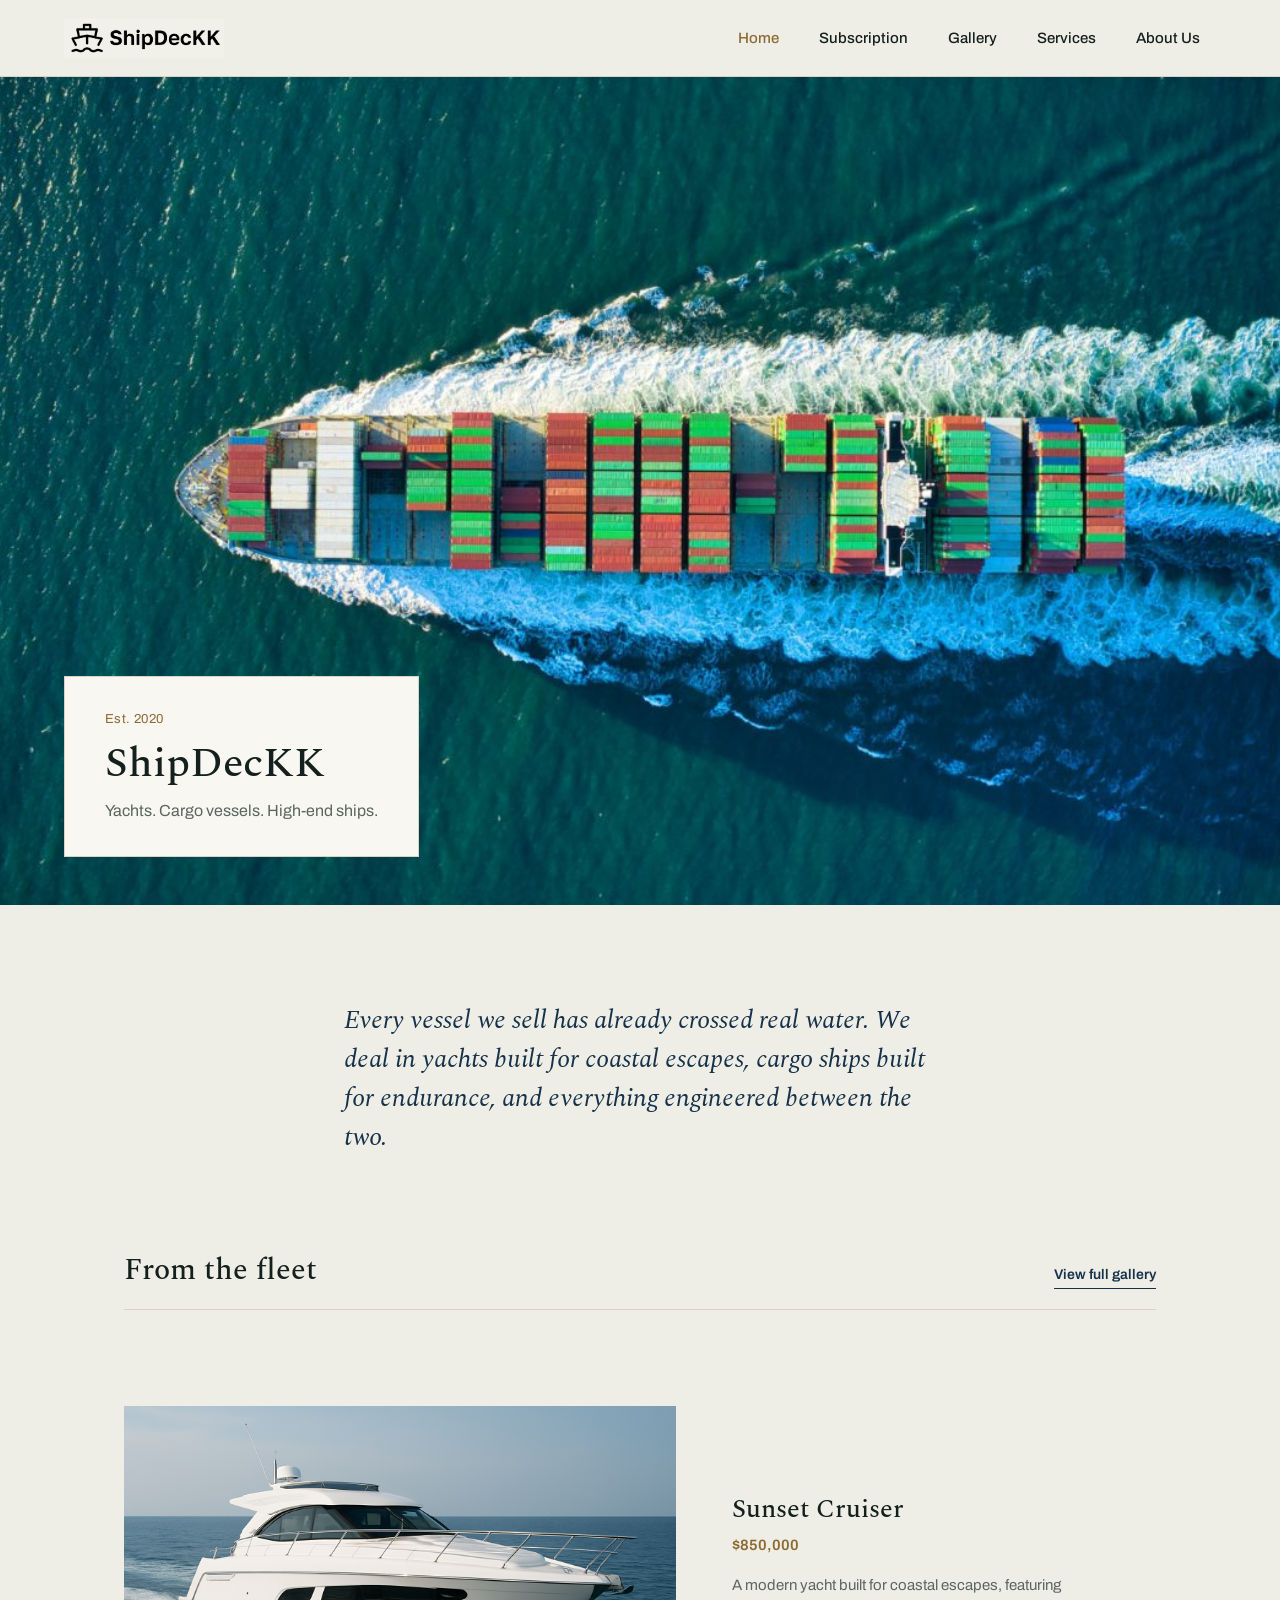
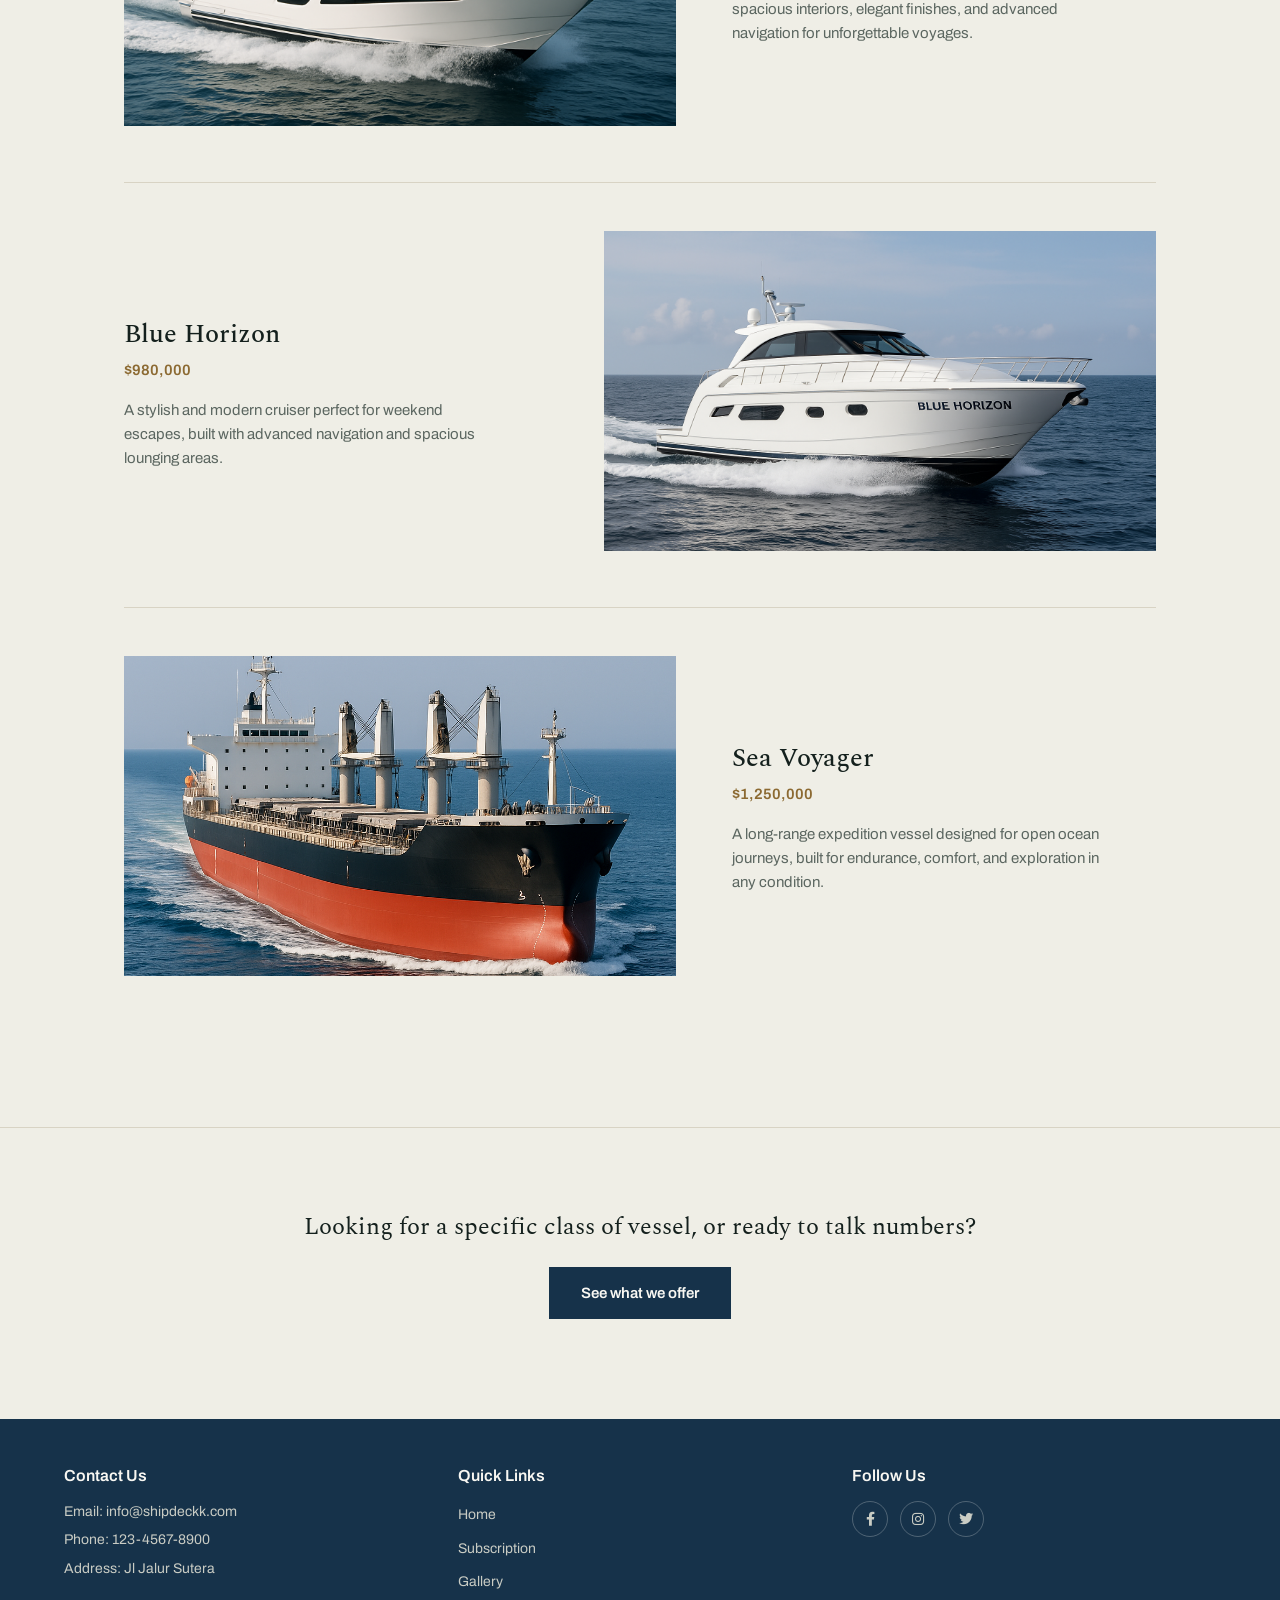
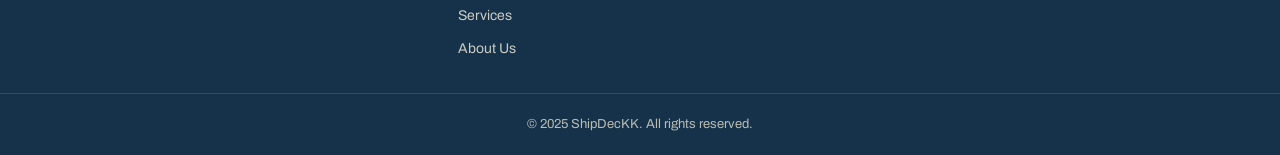
<file: index.html>
<!DOCTYPE html>
<html lang="en">
<head>
    <meta charset="UTF-8">
    <meta http-equiv="refresh" content="0; url=./page/index.html">
    <title>ShipDecKK</title>
</head>
<body>
    <a href="./page/index.html">Go to ShipDecKK</a>
</body>
</html>
</file>
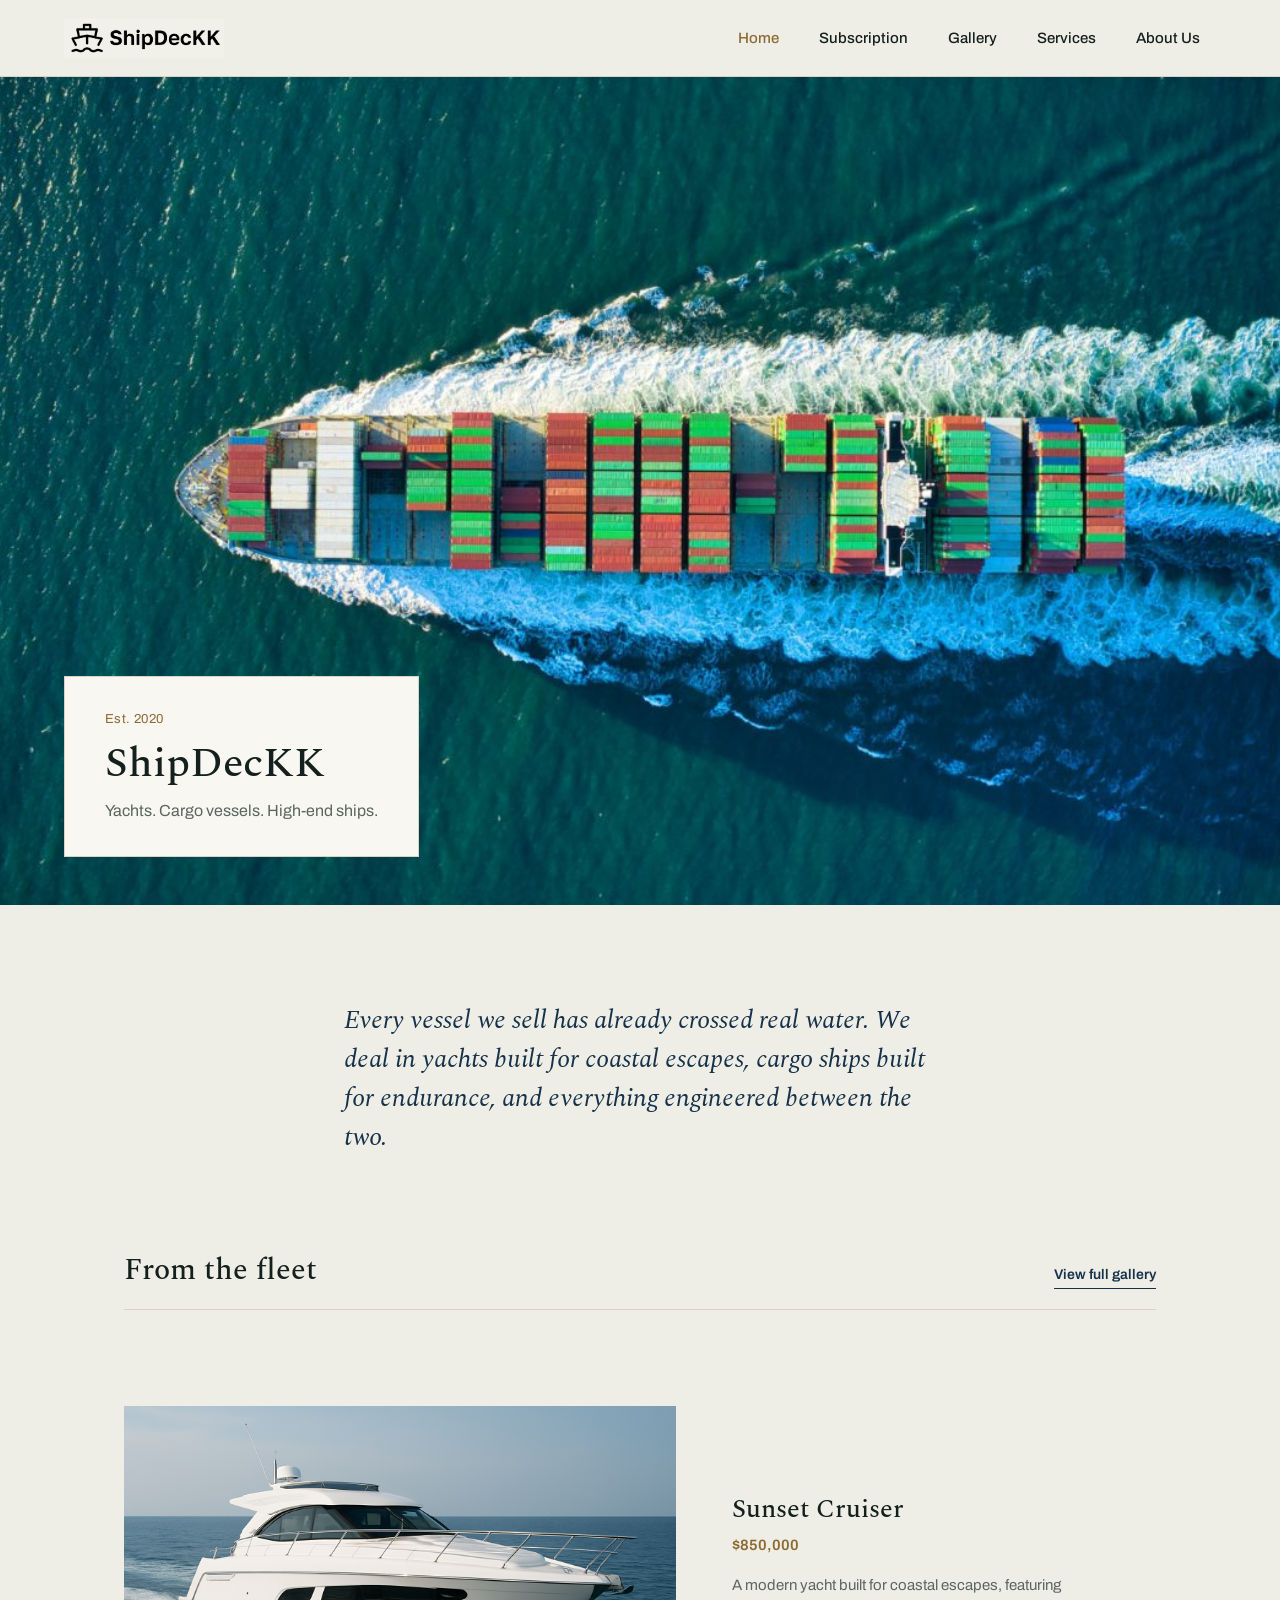
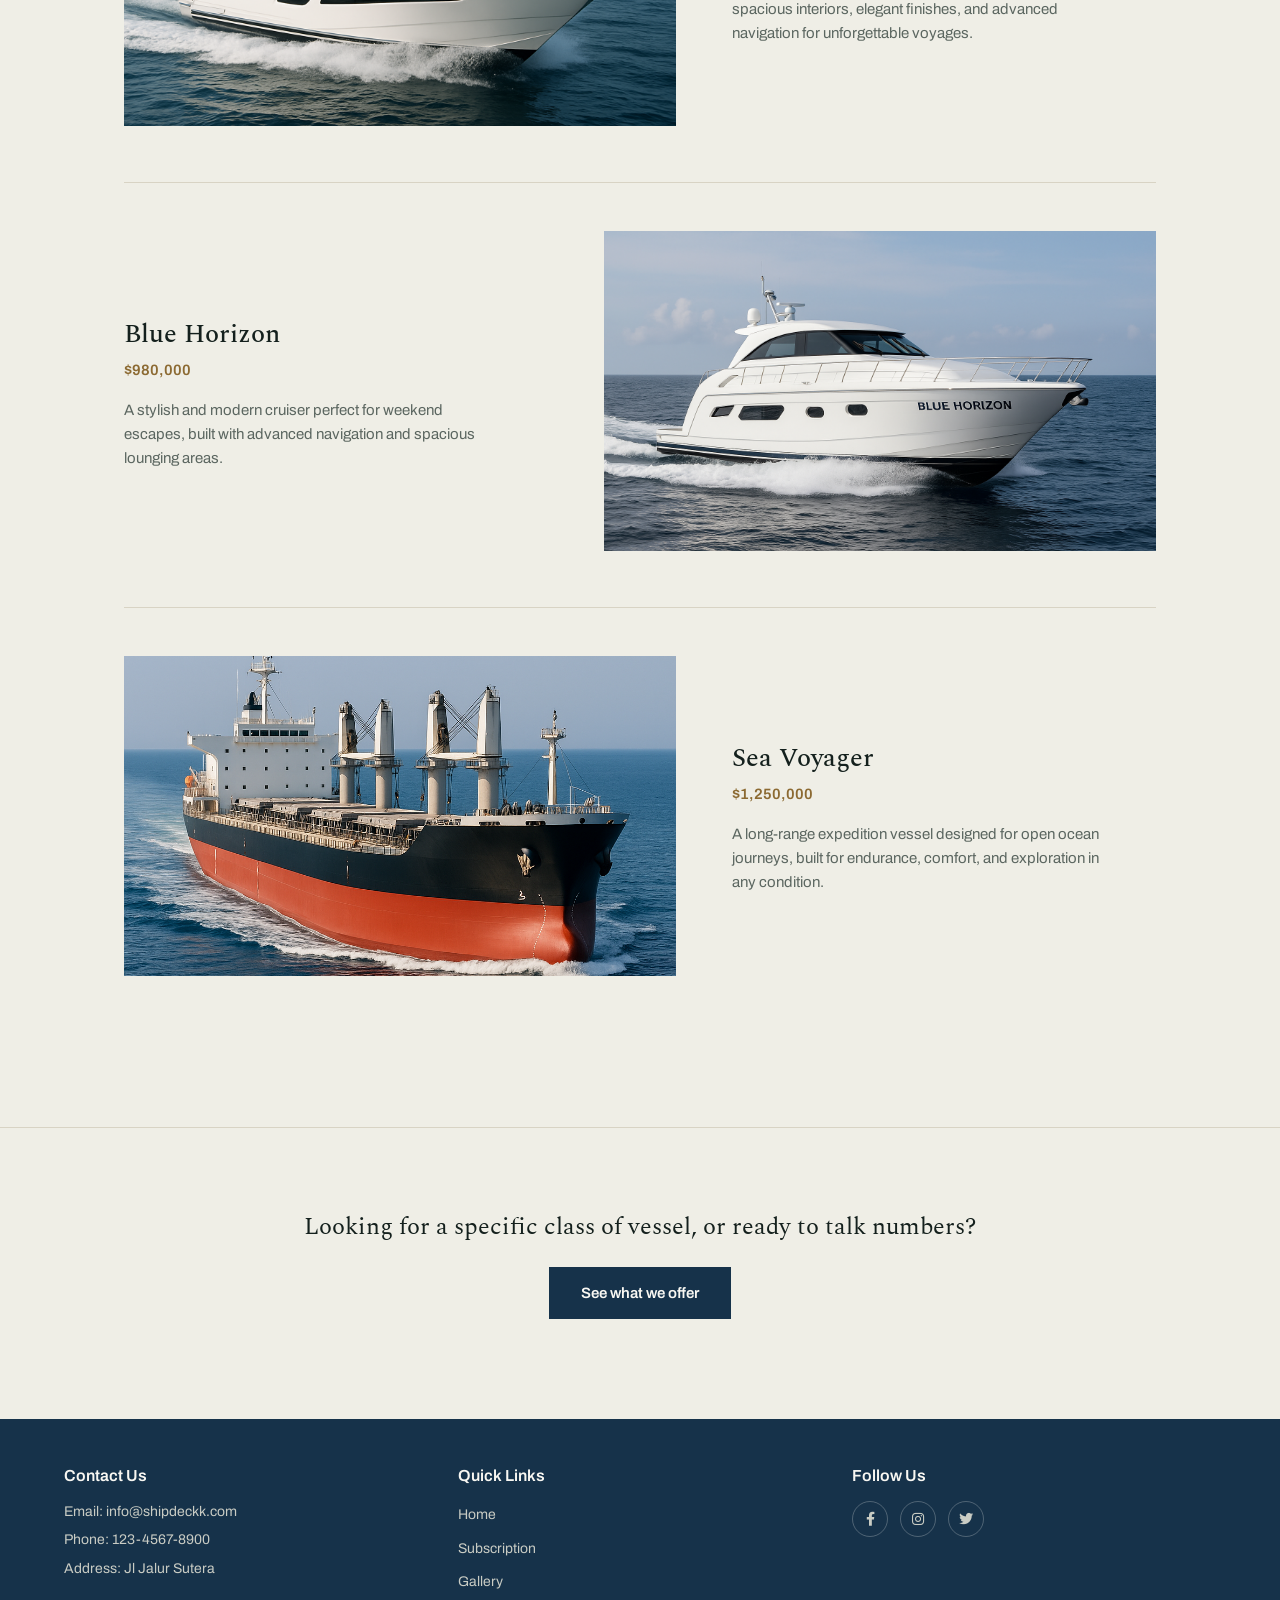
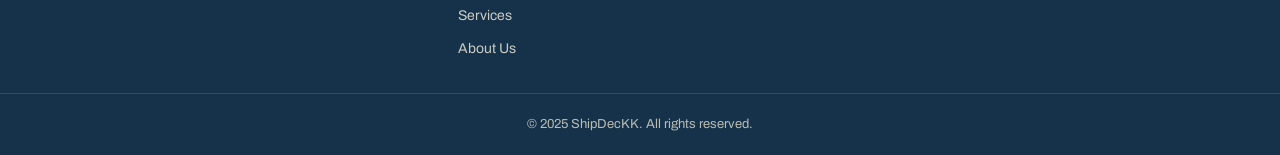
<file: page/index.html>
<!DOCTYPE html>
<html lang="en">
<head>
    <meta charset="UTF-8">
    <meta name="viewport" content="width=device-width, initial-scale=1.0">
    <title>ShipDecKK - Premier Dealer of Luxury Yachts</title>
    <link rel="preconnect" href="https://fonts.googleapis.com">
    <link href="https://fonts.googleapis.com/css2?family=Archivo:wght@400;500;600;700&family=Spectral:ital,wght@0,400;0,500;0,600;1,400&display=swap" rel="stylesheet">
    <link rel="stylesheet" href="./styles.css">
    <link rel="stylesheet" href="https://cdnjs.cloudflare.com/ajax/libs/font-awesome/6.0.0-beta3/css/all.min.css">
</head>
<body>
    <header class="site-header">
        <div class="navbar">
            <a href="./index.html" class="logo">
                <img src="../foto/shipdeckk-logo.png" alt="ShipDecKK Logo" class="logo-img">
            </a>

            <button class="menu-toggle" aria-label="Toggle Menu">☰</button>

            <ul class="nav-links">
                <li><a href="./index.html" class="active">Home</a></li>
                <li><a href="./subscription.html">Subscription</a></li>
                <li><a href="./gallery.html">Gallery</a></li>
                <li><a href="./services.html">Services</a></li>
                <li><a href="./about.html">About Us</a></li>
            </ul>
        </div>
    </header>

    <main>
        <section class="hero">
            <img src="../foto/halo1.jpg" alt="Cargo ship crossing open water" class="hero-img">
            <div class="hero-plaque">
                <span class="plaque-eyebrow">Est. 2020</span>
                <h1>ShipDecKK</h1>
                <p>Yachts. Cargo vessels. High-end ships.</p>
            </div>
        </section>

        <section class="intro">
            <p class="intro-lede">Every vessel we sell has already crossed real water. We deal in yachts built for coastal escapes, cargo ships built for endurance, and everything engineered between the two.</p>
        </section>

        <section class="fleet">
            <div class="fleet-heading">
                <h2>From the fleet</h2>
                <a href="./gallery.html" class="fleet-link">View full gallery</a>
            </div>

            <div class="fleet-entry">
                <div class="fleet-image">
                    <img src="../foto/kapalsatu.png" alt="Sunset Cruiser yacht">
                </div>
                <div class="fleet-info">
                    <h3>Sunset Cruiser</h3>
                    <p class="fleet-price">$850,000</p>
                    <p class="fleet-desc">A modern yacht built for coastal escapes, featuring spacious interiors, elegant finishes, and advanced navigation for unforgettable voyages.</p>
                </div>
            </div>

            <div class="fleet-entry reverse">
                <div class="fleet-image">
                    <img src="../foto/kapaltiga.png" alt="Blue Horizon yacht">
                </div>
                <div class="fleet-info">
                    <h3>Blue Horizon</h3>
                    <p class="fleet-price">$980,000</p>
                    <p class="fleet-desc">A stylish and modern cruiser perfect for weekend escapes, built with advanced navigation and spacious lounging areas.</p>
                </div>
            </div>

            <div class="fleet-entry">
                <div class="fleet-image">
                    <img src="../foto/kapalempat.png" alt="Sea Voyager expedition vessel">
                </div>
                <div class="fleet-info">
                    <h3>Sea Voyager</h3>
                    <p class="fleet-price">$1,250,000</p>
                    <p class="fleet-desc">A long-range expedition vessel designed for open ocean journeys, built for endurance, comfort, and exploration in any condition.</p>
                </div>
            </div>
        </section>

        <section class="cta">
            <p>Looking for a specific class of vessel, or ready to talk numbers?</p>
            <a href="./services.html" class="cta-link">See what we offer</a>
        </section>
    </main>

    <footer>
        <div class="footer-content">
            <div class="footer-section">
                <h3>Contact Us</h3>
                <p>Email: info@shipdeckk.com</p>
                <p>Phone: 123-4567-8900</p>
                <p>Address: Jl Jalur Sutera</p>
            </div>
            <div class="footer-section">
                <h3>Quick Links</h3>
                <ul>
                    <li><a href="./index.html">Home</a></li>
                    <li><a href="./subscription.html">Subscription</a></li>
                    <li><a href="./gallery.html">Gallery</a></li>
                    <li><a href="./services.html">Services</a></li>
                    <li><a href="./about.html">About Us</a></li>
                </ul>
            </div>
            <div class="footer-section">
                <h3>Follow Us</h3>
                <div class="social-links">
                    <a href="#" class="social-icon"><i class="fab fa-facebook-f"></i></a>
                    <a href="#" class="social-icon"><i class="fab fa-instagram"></i></a>
                    <a href="#" class="social-icon"><i class="fab fa-twitter"></i></a>
                </div>
            </div>
        </div>
        <div class="copyright">
            <p>&copy; 2025 ShipDecKK. All rights reserved.</p>
        </div>
    </footer>

    <script src="./script.js"></script>
</body>
</html>
</file>
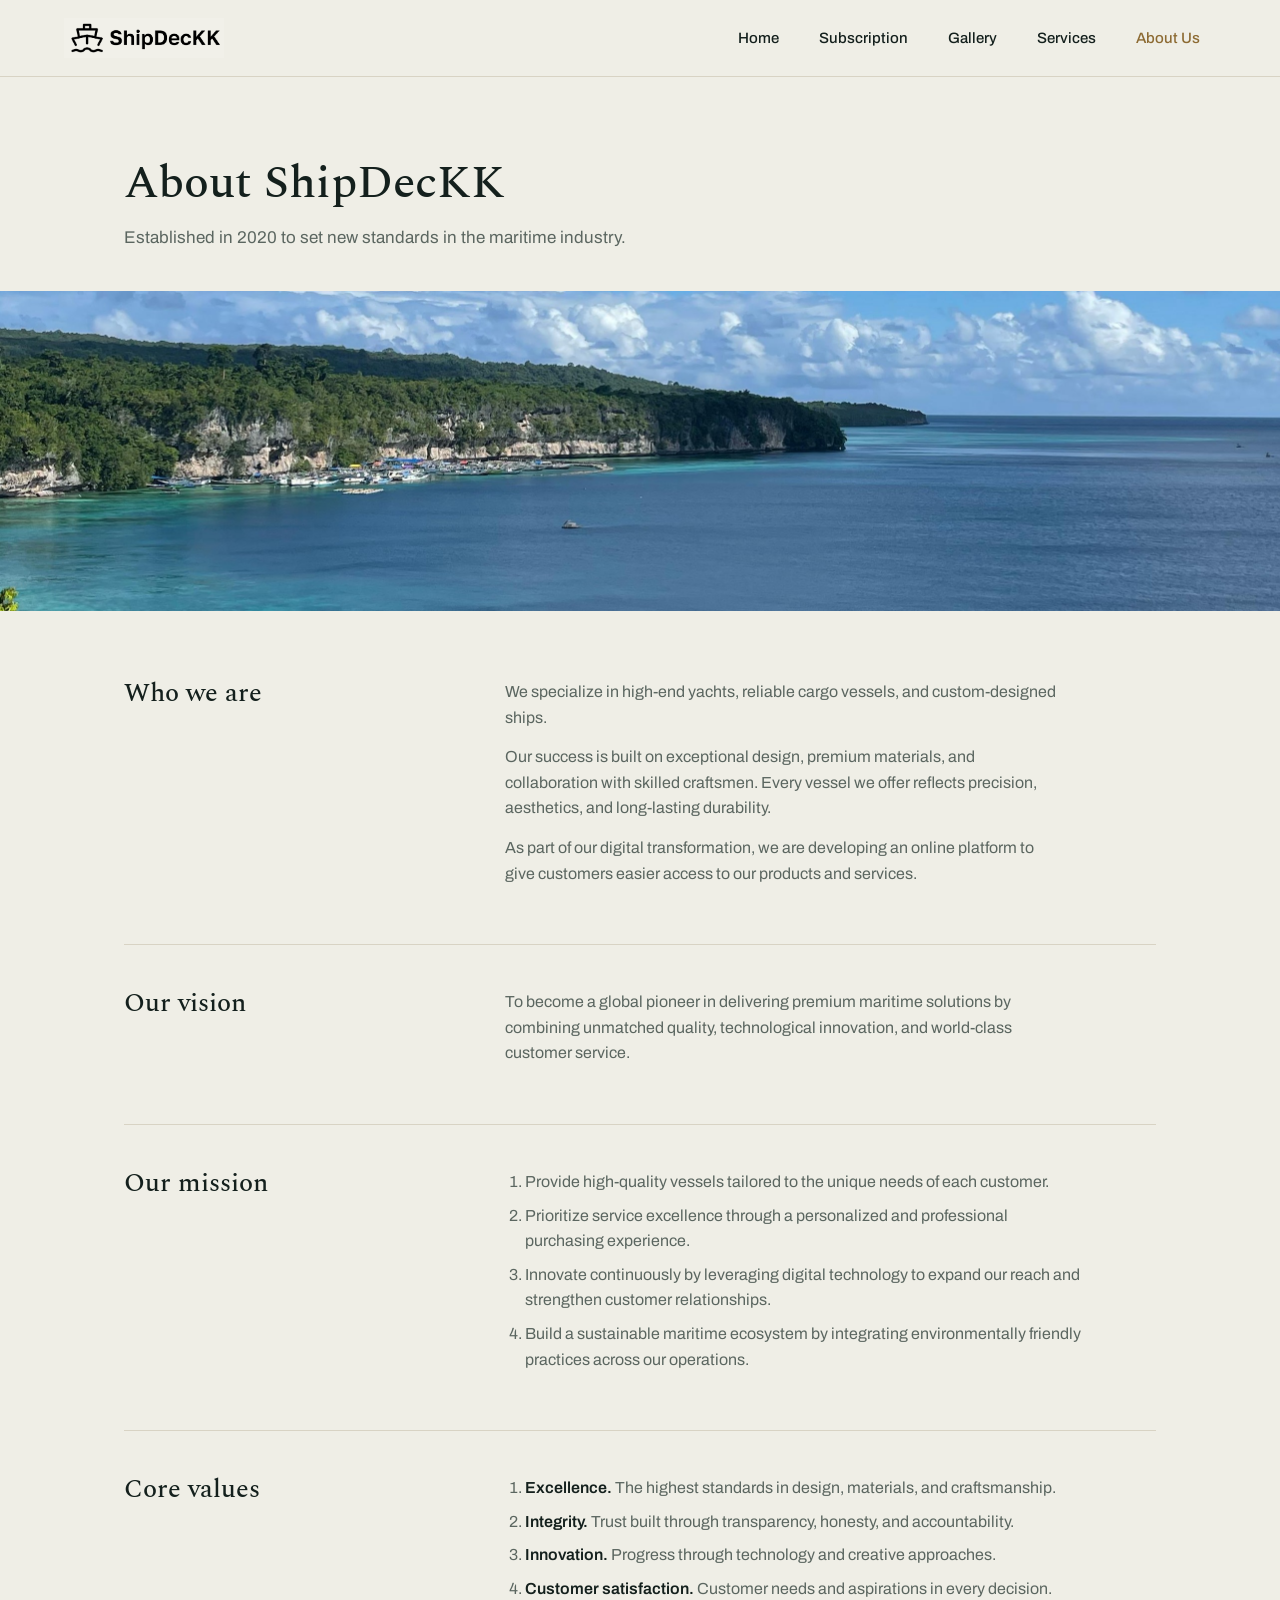
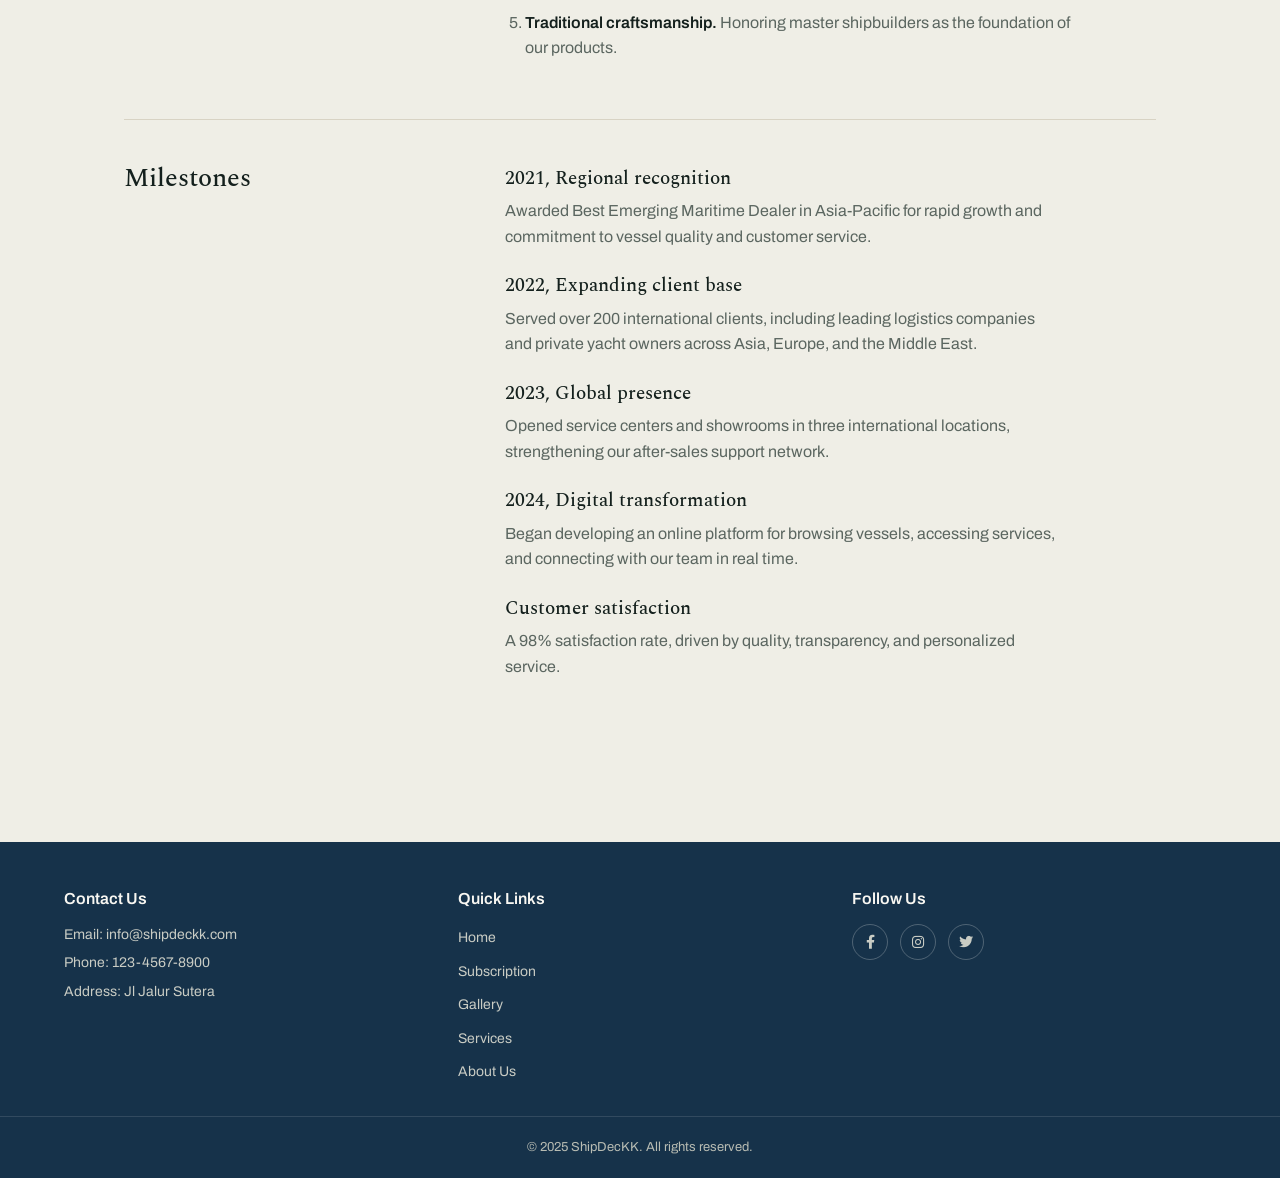
<file: page/about.html>
<!DOCTYPE html>
<html lang="en">
<head>
    <meta charset="UTF-8">
    <meta name="viewport" content="width=device-width, initial-scale=1.0">
    <title>About Us - ShipDecKK</title>
    <link rel="preconnect" href="https://fonts.googleapis.com">
    <link href="https://fonts.googleapis.com/css2?family=Archivo:wght@400;500;600;700&family=Spectral:ital,wght@0,400;0,500;0,600;1,400&display=swap" rel="stylesheet">
    <link rel="stylesheet" href="./styles.css">
    <link rel="stylesheet" href="https://cdnjs.cloudflare.com/ajax/libs/font-awesome/6.0.0-beta3/css/all.min.css">
</head>
<body>
    <header class="site-header">
        <div class="navbar">
            <a href="./index.html" class="logo">
                <img src="../foto/shipdeckk-logo.png" alt="ShipDecKK Logo" class="logo-img">
            </a>

            <button class="menu-toggle" aria-label="Toggle Menu">☰</button>

            <ul class="nav-links">
                <li><a href="./index.html">Home</a></li>
                <li><a href="./subscription.html">Subscription</a></li>
                <li><a href="./gallery.html">Gallery</a></li>
                <li><a href="./services.html">Services</a></li>
                <li><a href="./about.html" class="active">About Us</a></li>
            </ul>
        </div>
    </header>

    <main>
        <section class="page-head">
            <h1>About ShipDecKK</h1>
            <p>Established in 2020 to set new standards in the maritime industry.</p>
        </section>

        <div class="band">
            <img src="../foto/pppp.jpg" alt="Harbor and coastline at sunrise">
        </div>

        <section class="rows about-rows">
            <div class="row-item">
                <h3>Who we are</h3>
                <div class="row-body">
                    <p>We specialize in high-end yachts, reliable cargo vessels, and custom-designed ships.</p>
                    <p>Our success is built on exceptional design, premium materials, and collaboration with skilled craftsmen. Every vessel we offer reflects precision, aesthetics, and long-lasting durability.</p>
                    <p>As part of our digital transformation, we are developing an online platform to give customers easier access to our products and services.</p>
                </div>
            </div>
            <div class="row-item">
                <h3>Our vision</h3>
                <div class="row-body">
                    <p>To become a global pioneer in delivering premium maritime solutions by combining unmatched quality, technological innovation, and world-class customer service.</p>
                </div>
            </div>
            <div class="row-item">
                <h3>Our mission</h3>
                <div class="row-body">
                    <ol class="num-list">
                        <li>Provide high-quality vessels tailored to the unique needs of each customer.</li>
                        <li>Prioritize service excellence through a personalized and professional purchasing experience.</li>
                        <li>Innovate continuously by leveraging digital technology to expand our reach and strengthen customer relationships.</li>
                        <li>Build a sustainable maritime ecosystem by integrating environmentally friendly practices across our operations.</li>
                    </ol>
                </div>
            </div>
            <div class="row-item">
                <h3>Core values</h3>
                <div class="row-body">
                    <ol class="num-list">
                        <li><strong>Excellence.</strong> The highest standards in design, materials, and craftsmanship.</li>
                        <li><strong>Integrity.</strong> Trust built through transparency, honesty, and accountability.</li>
                        <li><strong>Innovation.</strong> Progress through technology and creative approaches.</li>
                        <li><strong>Customer satisfaction.</strong> Customer needs and aspirations in every decision.</li>
                        <li><strong>Traditional craftsmanship.</strong> Honoring master shipbuilders as the foundation of our products.</li>
                    </ol>
                </div>
            </div>
            <div class="row-item">
                <h3>Milestones</h3>
                <div class="row-body">
                    <div class="milestone">
                        <h4>2021, Regional recognition</h4>
                        <p>Awarded Best Emerging Maritime Dealer in Asia-Pacific for rapid growth and commitment to vessel quality and customer service.</p>
                    </div>
                    <div class="milestone">
                        <h4>2022, Expanding client base</h4>
                        <p>Served over 200 international clients, including leading logistics companies and private yacht owners across Asia, Europe, and the Middle East.</p>
                    </div>
                    <div class="milestone">
                        <h4>2023, Global presence</h4>
                        <p>Opened service centers and showrooms in three international locations, strengthening our after-sales support network.</p>
                    </div>
                    <div class="milestone">
                        <h4>2024, Digital transformation</h4>
                        <p>Began developing an online platform for browsing vessels, accessing services, and connecting with our team in real time.</p>
                    </div>
                    <div class="milestone">
                        <h4>Customer satisfaction</h4>
                        <p>A 98% satisfaction rate, driven by quality, transparency, and personalized service.</p>
                    </div>
                </div>
            </div>
        </section>
    </main>

    <footer>
        <div class="footer-content">
            <div class="footer-section">
                <h3>Contact Us</h3>
                <p>Email: info@shipdeckk.com</p>
                <p>Phone: 123-4567-8900</p>
                <p>Address: Jl Jalur Sutera</p>
            </div>
            <div class="footer-section">
                <h3>Quick Links</h3>
                <ul>
                    <li><a href="./index.html">Home</a></li>
                    <li><a href="./subscription.html">Subscription</a></li>
                    <li><a href="./gallery.html">Gallery</a></li>
                    <li><a href="./services.html">Services</a></li>
                    <li><a href="./about.html">About Us</a></li>
                </ul>
            </div>
            <div class="footer-section">
                <h3>Follow Us</h3>
                <div class="social-links">
                    <a href="#" class="social-icon"><i class="fab fa-facebook-f"></i></a>
                    <a href="#" class="social-icon"><i class="fab fa-instagram"></i></a>
                    <a href="#" class="social-icon"><i class="fab fa-twitter"></i></a>
                </div>
            </div>
        </div>
        <div class="copyright">
            <p>&copy; 2025 ShipDecKK. All rights reserved.</p>
        </div>
    </footer>

    <script src="./script.js"></script>
</body>
</html>
</file>
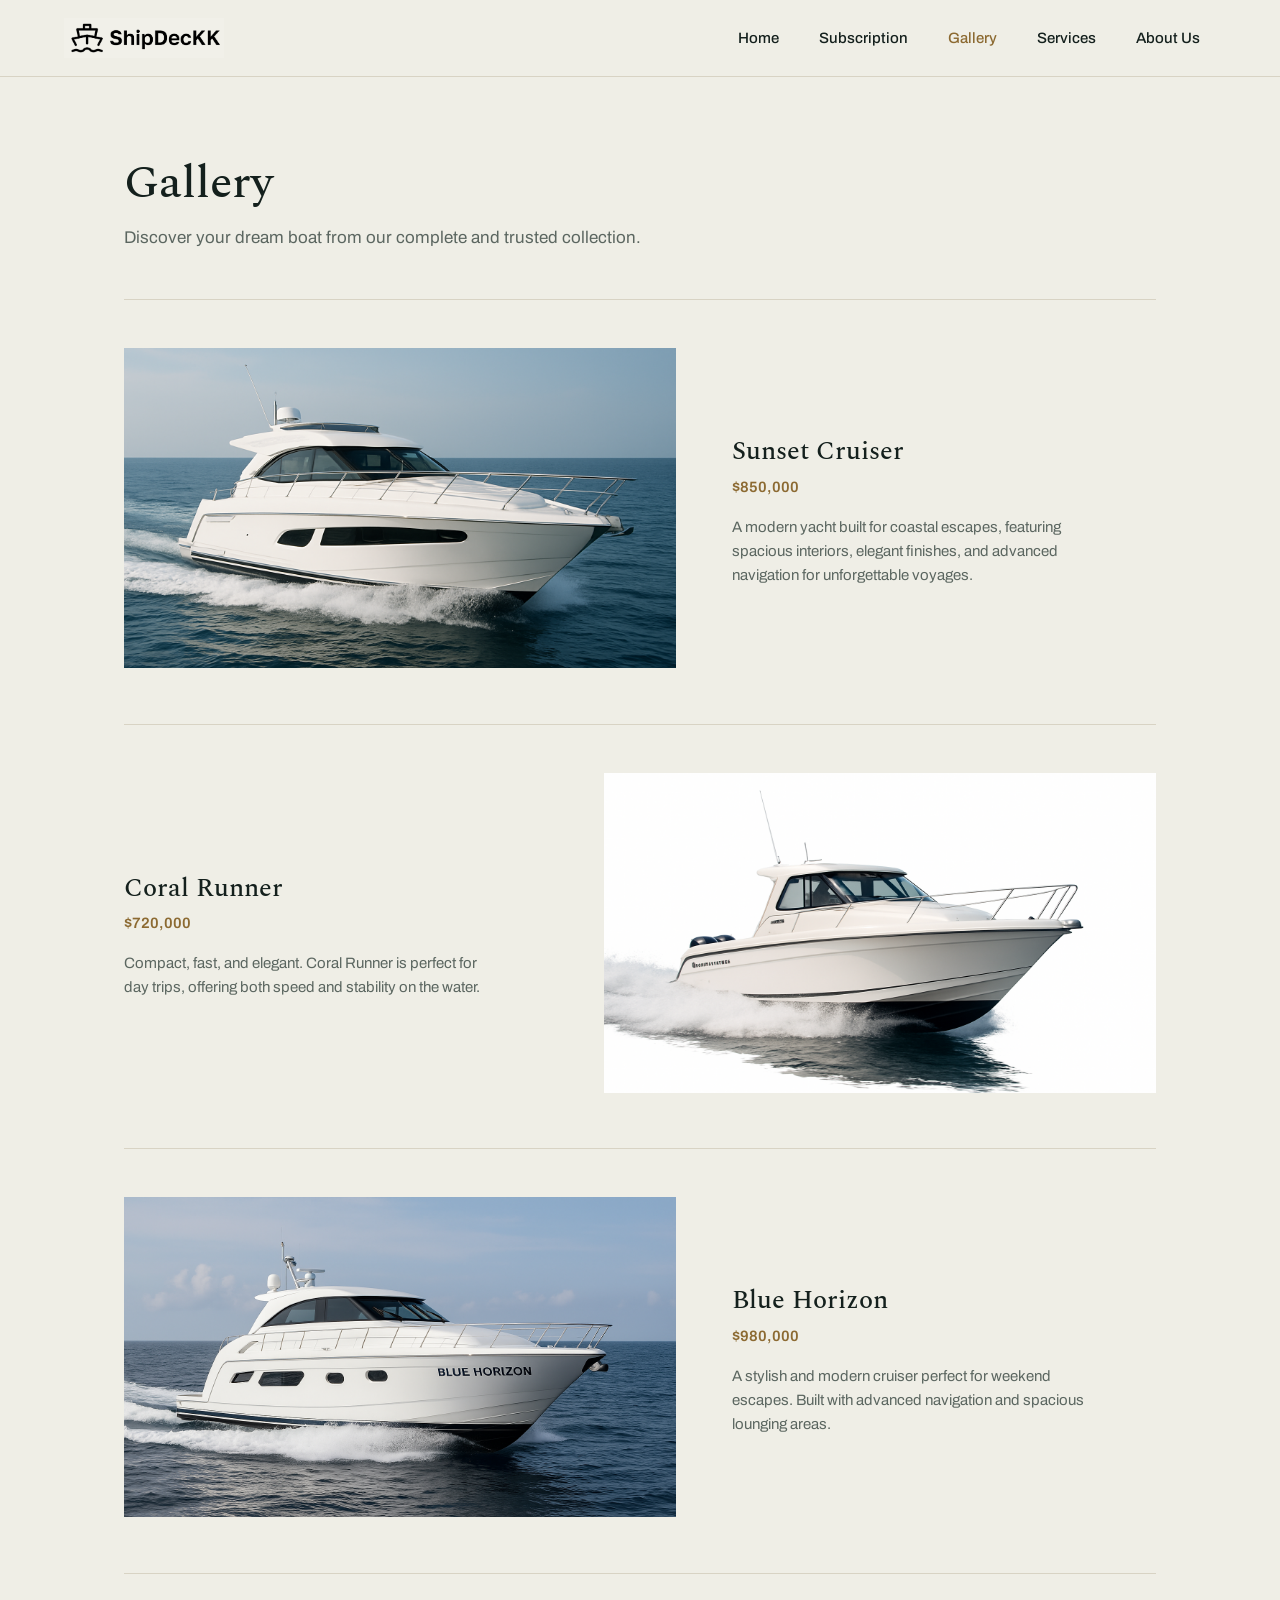
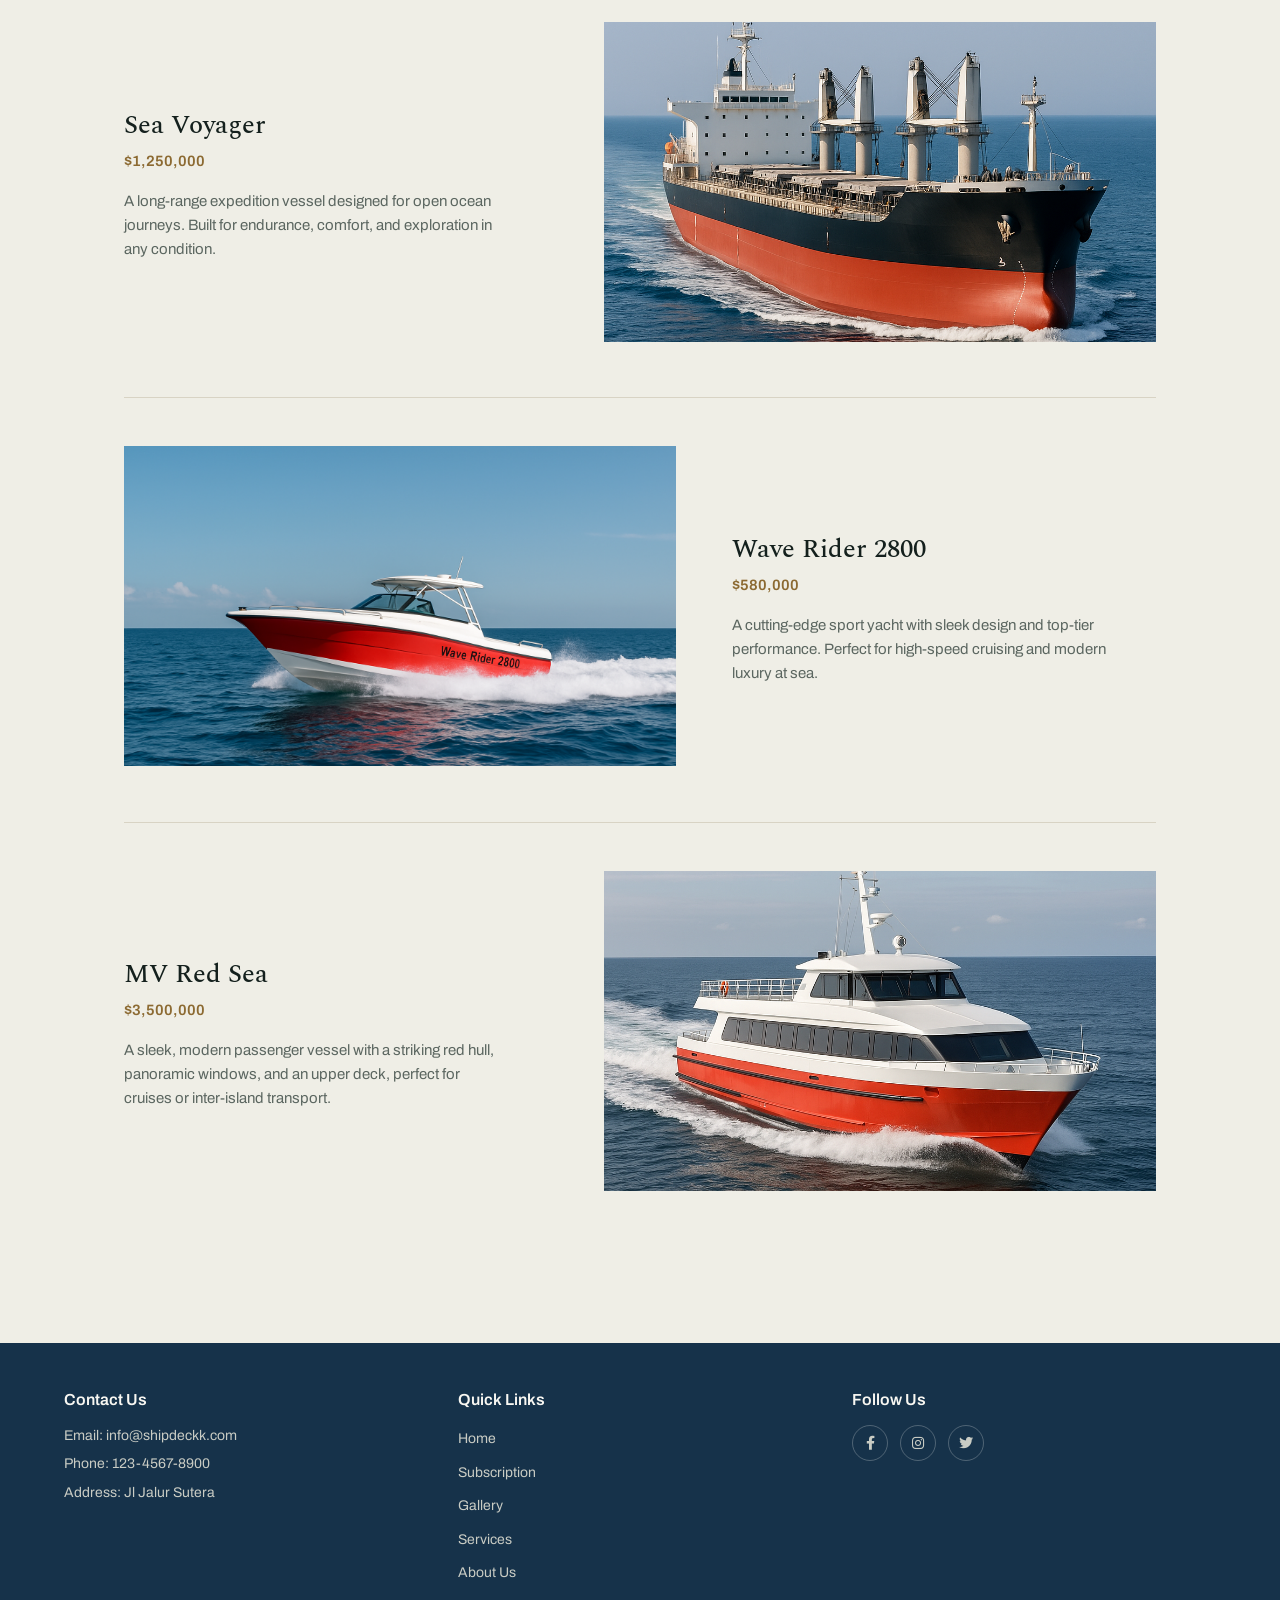
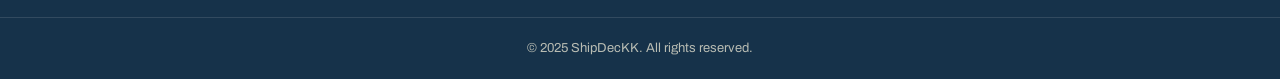
<file: page/gallery.html>
<!DOCTYPE html>
<html lang="en">
<head>
    <meta charset="UTF-8">
    <meta name="viewport" content="width=device-width, initial-scale=1.0">
    <title>Gallery - ShipDecKK</title>
    <link rel="preconnect" href="https://fonts.googleapis.com">
    <link href="https://fonts.googleapis.com/css2?family=Archivo:wght@400;500;600;700&family=Spectral:ital,wght@0,400;0,500;0,600;1,400&display=swap" rel="stylesheet">
    <link rel="stylesheet" href="./styles.css">
    <link rel="stylesheet" href="https://cdnjs.cloudflare.com/ajax/libs/font-awesome/6.0.0-beta3/css/all.min.css">
</head>
<body>
    <header class="site-header">
        <div class="navbar">
            <a href="./index.html" class="logo">
                <img src="../foto/shipdeckk-logo.png" alt="ShipDecKK Logo" class="logo-img">
            </a>

            <button class="menu-toggle" aria-label="Toggle Menu">☰</button>

            <ul class="nav-links">
                <li><a href="./index.html">Home</a></li>
                <li><a href="./subscription.html">Subscription</a></li>
                <li><a href="./gallery.html" class="active">Gallery</a></li>
                <li><a href="./services.html">Services</a></li>
                <li><a href="./about.html">About Us</a></li>
            </ul>
        </div>
    </header>

    <main>
        <section class="page-head">
            <h1>Gallery</h1>
            <p>Discover your dream boat from our complete and trusted collection.</p>
        </section>

        <section class="fleet fleet-page">
            <div class="fleet-entry">
                <div class="fleet-image">
                    <img src="../foto/kapalsatu.png" alt="Luxury yacht 1" loading="lazy">
                </div>
                <div class="fleet-info">
                    <h3>Sunset Cruiser</h3>
                    <p class="fleet-price">$850,000</p>
                    <p class="fleet-desc">A modern yacht built for coastal escapes, featuring spacious interiors, elegant finishes, and advanced navigation for unforgettable voyages.</p>
                </div>
            </div>

            <div class="fleet-entry reverse">
                <div class="fleet-image">
                    <img src="../foto/kapaldua.png" alt="Luxury yacht 2" loading="lazy">
                </div>
                <div class="fleet-info">
                    <h3>Coral Runner</h3>
                    <p class="fleet-price">$720,000</p>
                    <p class="fleet-desc">Compact, fast, and elegant. Coral Runner is perfect for day trips, offering both speed and stability on the water.</p>
                </div>
            </div>

            <div class="fleet-entry">
                <div class="fleet-image">
                    <img src="../foto/kapaltiga.png" alt="Blue Horizon yacht" loading="lazy">
                </div>
                <div class="fleet-info">
                    <h3>Blue Horizon</h3>
                    <p class="fleet-price">$980,000</p>
                    <p class="fleet-desc">A stylish and modern cruiser perfect for weekend escapes. Built with advanced navigation and spacious lounging areas.</p>
                </div>
            </div>

            <div class="fleet-entry reverse">
                <div class="fleet-image">
                    <img src="../foto/kapalempat.png" alt="Sea Voyager expedition vessel" loading="lazy">
                </div>
                <div class="fleet-info">
                    <h3>Sea Voyager</h3>
                    <p class="fleet-price">$1,250,000</p>
                    <p class="fleet-desc">A long-range expedition vessel designed for open ocean journeys. Built for endurance, comfort, and exploration in any condition.</p>
                </div>
            </div>

            <div class="fleet-entry">
                <div class="fleet-image">
                    <img src="../foto/kapallima.png" alt="Wave Rider 2800 sport yacht" loading="lazy">
                </div>
                <div class="fleet-info">
                    <h3>Wave Rider 2800</h3>
                    <p class="fleet-price">$580,000</p>
                    <p class="fleet-desc">A cutting-edge sport yacht with sleek design and top-tier performance. Perfect for high-speed cruising and modern luxury at sea.</p>
                </div>
            </div>

            <div class="fleet-entry reverse">
                <div class="fleet-image">
                    <img src="../foto/kapalenam.png" alt="MV Red Sea passenger vessel" loading="lazy">
                </div>
                <div class="fleet-info">
                    <h3>MV Red Sea</h3>
                    <p class="fleet-price">$3,500,000</p>
                    <p class="fleet-desc">A sleek, modern passenger vessel with a striking red hull, panoramic windows, and an upper deck, perfect for cruises or inter-island transport.</p>
                </div>
            </div>
        </section>
    </main>

    <footer>
        <div class="footer-content">
            <div class="footer-section">
                <h3>Contact Us</h3>
                <p>Email: info@shipdeckk.com</p>
                <p>Phone: 123-4567-8900</p>
                <p>Address: Jl Jalur Sutera</p>
            </div>
            <div class="footer-section">
                <h3>Quick Links</h3>
                <ul>
                    <li><a href="./index.html">Home</a></li>
                    <li><a href="./subscription.html">Subscription</a></li>
                    <li><a href="./gallery.html">Gallery</a></li>
                    <li><a href="./services.html">Services</a></li>
                    <li><a href="./about.html">About Us</a></li>
                </ul>
            </div>
            <div class="footer-section">
                <h3>Follow Us</h3>
                <div class="social-links">
                    <a href="#" class="social-icon"><i class="fab fa-facebook-f"></i></a>
                    <a href="#" class="social-icon"><i class="fab fa-instagram"></i></a>
                    <a href="#" class="social-icon"><i class="fab fa-twitter"></i></a>
                </div>
            </div>
        </div>
        <div class="copyright">
            <p>&copy; 2025 ShipDecKK. All rights reserved.</p>
        </div>
    </footer>

    <script src="./script.js"></script>
</body>
</html>
</file>
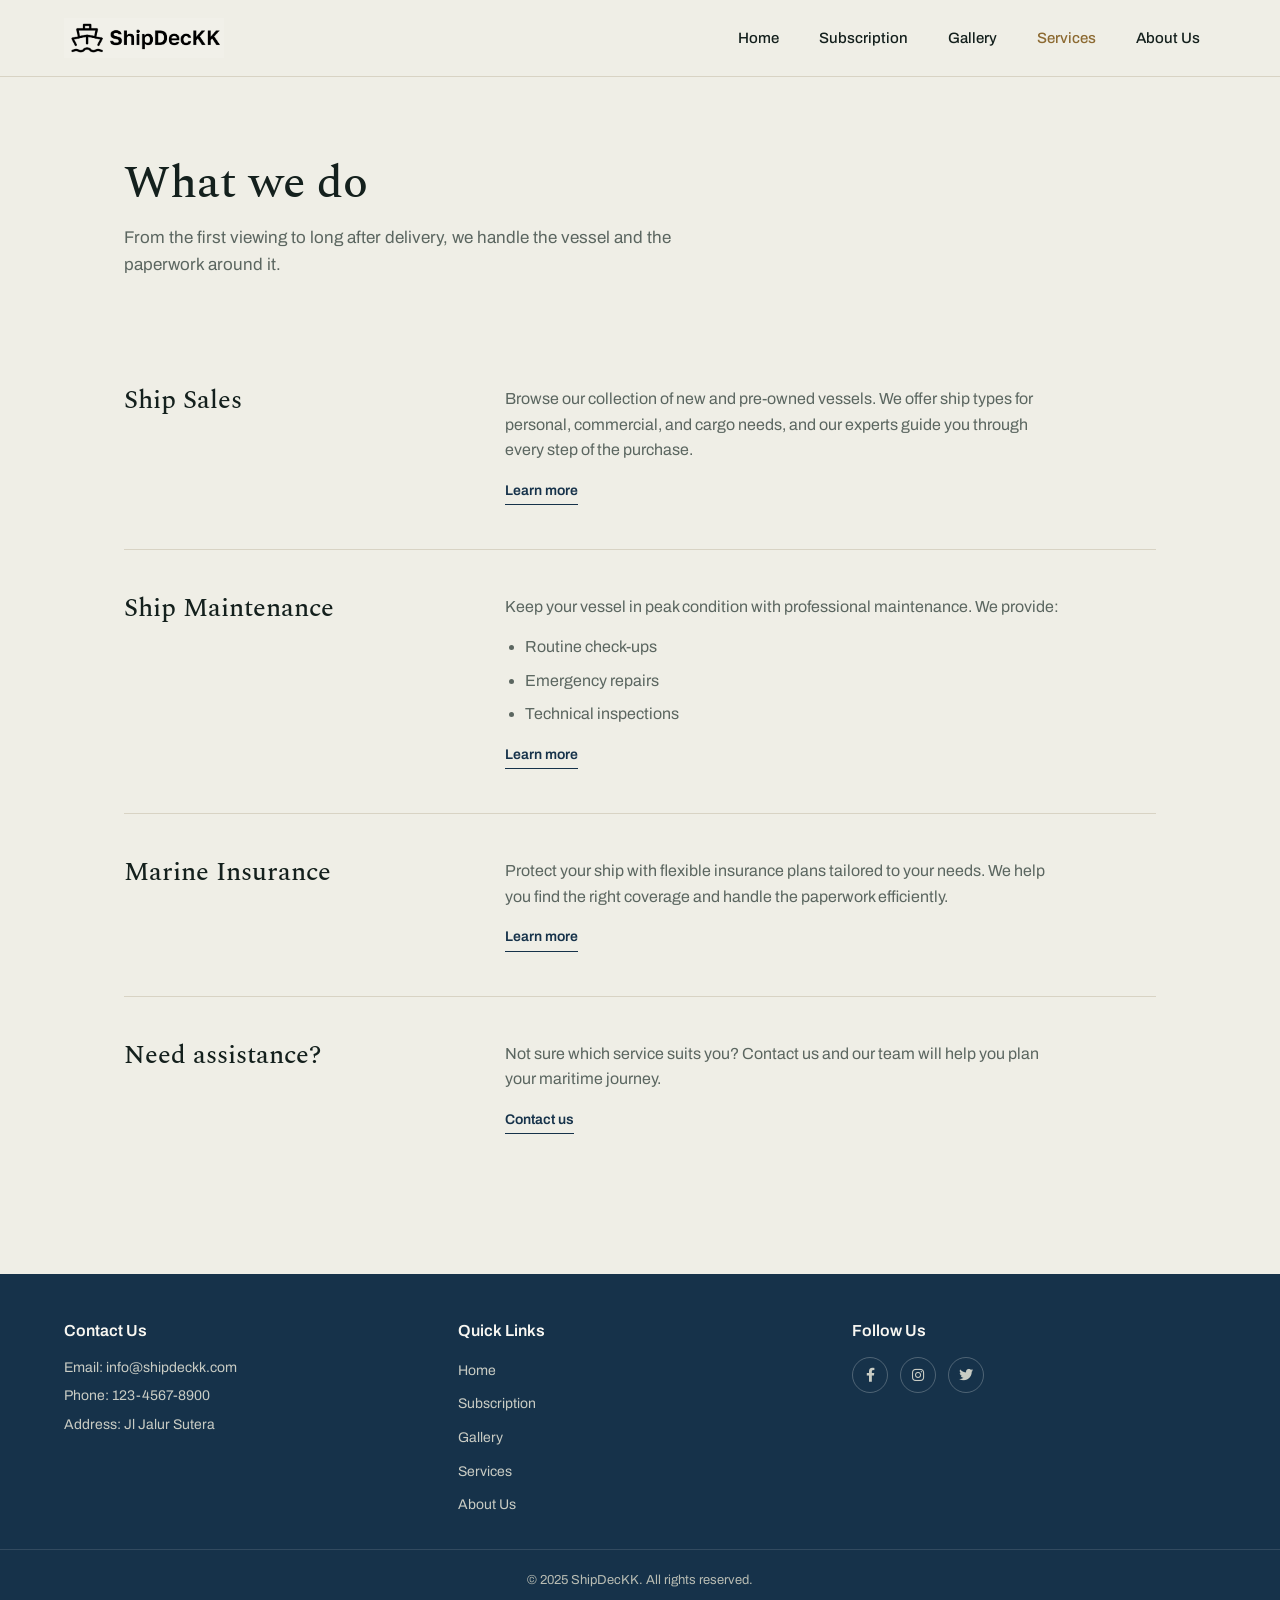
<file: page/services.html>
<!DOCTYPE html>
<html lang="en">
<head>
    <meta charset="UTF-8">
    <meta name="viewport" content="width=device-width, initial-scale=1.0">
    <title>Services - ShipDecKK</title>
    <link rel="preconnect" href="https://fonts.googleapis.com">
    <link href="https://fonts.googleapis.com/css2?family=Archivo:wght@400;500;600;700&family=Spectral:ital,wght@0,400;0,500;0,600;1,400&display=swap" rel="stylesheet">
    <link rel="stylesheet" href="./styles.css">
    <link rel="stylesheet" href="https://cdnjs.cloudflare.com/ajax/libs/font-awesome/6.0.0-beta3/css/all.min.css">
</head>
<body>
    <header class="site-header">
        <div class="navbar">
            <a href="./index.html" class="logo">
                <img src="../foto/shipdeckk-logo.png" alt="ShipDecKK Logo" class="logo-img">
            </a>

            <button class="menu-toggle" aria-label="Toggle Menu">☰</button>

            <ul class="nav-links">
                <li><a href="./index.html">Home</a></li>
                <li><a href="./subscription.html">Subscription</a></li>
                <li><a href="./gallery.html">Gallery</a></li>
                <li><a href="./services.html" class="active">Services</a></li>
                <li><a href="./about.html">About Us</a></li>
            </ul>
        </div>
    </header>

    <main>
        <section class="page-head">
            <h1>What we do</h1>
            <p>From the first viewing to long after delivery, we handle the vessel and the paperwork around it.</p>
        </section>

        <section class="rows">
            <div class="row-item">
                <h3>Ship Sales</h3>
                <div class="row-body">
                    <p>Browse our collection of new and pre-owned vessels. We offer ship types for personal, commercial, and cargo needs, and our experts guide you through every step of the purchase.</p>
                    <a href="#" class="learn-more">Learn more</a>
                </div>
            </div>
            <div class="row-item">
                <h3>Ship Maintenance</h3>
                <div class="row-body">
                    <p>Keep your vessel in peak condition with professional maintenance. We provide:</p>
                    <ul class="plain-list">
                        <li>Routine check-ups</li>
                        <li>Emergency repairs</li>
                        <li>Technical inspections</li>
                    </ul>
                    <a href="#" class="learn-more">Learn more</a>
                </div>
            </div>
            <div class="row-item">
                <h3>Marine Insurance</h3>
                <div class="row-body">
                    <p>Protect your ship with flexible insurance plans tailored to your needs. We help you find the right coverage and handle the paperwork efficiently.</p>
                    <a href="#" class="learn-more">Learn more</a>
                </div>
            </div>
            <div class="row-item">
                <h3>Need assistance?</h3>
                <div class="row-body">
                    <p>Not sure which service suits you? Contact us and our team will help you plan your maritime journey.</p>
                    <a href="#" class="learn-more">Contact us</a>
                </div>
            </div>
        </section>
    </main>

    <footer>
        <div class="footer-content">
            <div class="footer-section">
                <h3>Contact Us</h3>
                <p>Email: info@shipdeckk.com</p>
                <p>Phone: 123-4567-8900</p>
                <p>Address: Jl Jalur Sutera</p>
            </div>
            <div class="footer-section">
                <h3>Quick Links</h3>
                <ul>
                    <li><a href="./index.html">Home</a></li>
                    <li><a href="./subscription.html">Subscription</a></li>
                    <li><a href="./gallery.html">Gallery</a></li>
                    <li><a href="./services.html">Services</a></li>
                    <li><a href="./about.html">About Us</a></li>
                </ul>
            </div>
            <div class="footer-section">
                <h3>Follow Us</h3>
                <div class="social-links">
                    <a href="#" class="social-icon"><i class="fab fa-facebook-f"></i></a>
                    <a href="#" class="social-icon"><i class="fab fa-instagram"></i></a>
                    <a href="#" class="social-icon"><i class="fab fa-twitter"></i></a>
                </div>
            </div>
        </div>
        <div class="copyright">
            <p>&copy; 2025 ShipDecKK. All rights reserved.</p>
        </div>
    </footer>

    <script src="./script.js"></script>
</body>
</html>
</file>
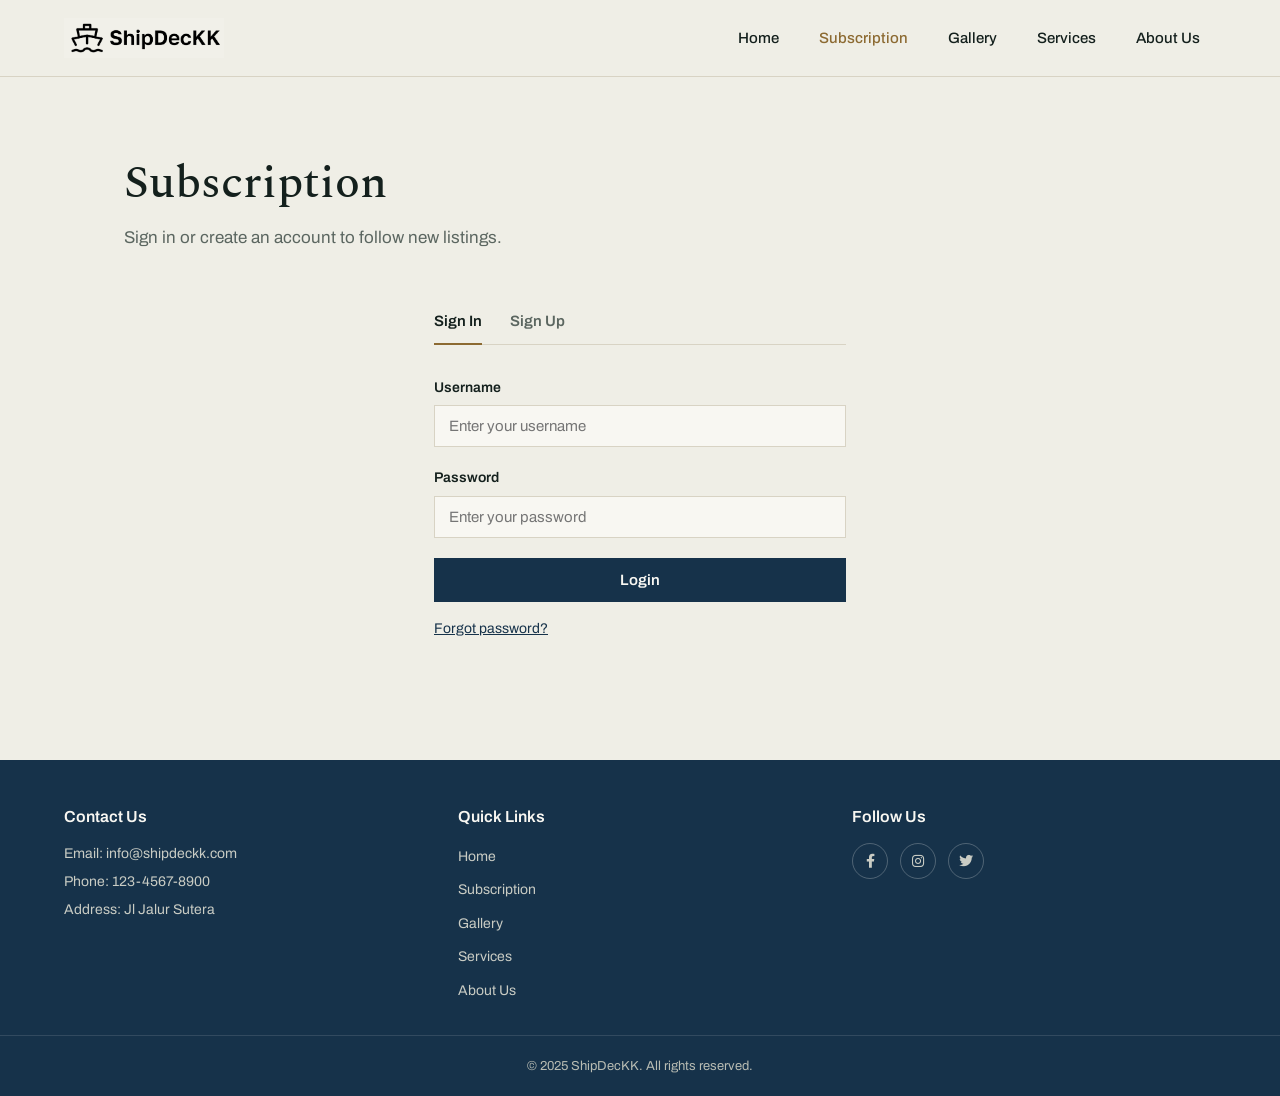
<file: page/subscription.html>
<!DOCTYPE html>
<html lang="en">
<head>
    <meta charset="UTF-8">
    <meta name="viewport" content="width=device-width, initial-scale=1.0">
    <title>Subscription - ShipDecKK</title>
    <link rel="preconnect" href="https://fonts.googleapis.com">
    <link href="https://fonts.googleapis.com/css2?family=Archivo:wght@400;500;600;700&family=Spectral:ital,wght@0,400;0,500;0,600;1,400&display=swap" rel="stylesheet">
    <link rel="stylesheet" href="./styles.css">
    <link rel="stylesheet" href="https://cdnjs.cloudflare.com/ajax/libs/font-awesome/6.0.0-beta3/css/all.min.css">
</head>
<body>
    <header class="site-header">
        <div class="navbar">
            <a href="./index.html" class="logo">
                <img src="../foto/shipdeckk-logo.png" alt="ShipDecKK Logo" class="logo-img">
            </a>

            <button class="menu-toggle" aria-label="Toggle Menu">☰</button>

            <ul class="nav-links">
                <li><a href="./index.html">Home</a></li>
                <li><a href="./subscription.html" class="active">Subscription</a></li>
                <li><a href="./gallery.html">Gallery</a></li>
                <li><a href="./services.html">Services</a></li>
                <li><a href="./about.html">About Us</a></li>
            </ul>
        </div>
    </header>

    <main>
        <section class="page-head">
            <h1>Subscription</h1>
            <p>Sign in or create an account to follow new listings.</p>
        </section>

        <section class="auth-container">
            <div class="auth-tabs">
                <button class="auth-tab active" data-tab="signin">Sign In</button>
                <button class="auth-tab" data-tab="signup">Sign Up</button>
            </div>

            <div class="auth-wrapper active" id="signin-form">
                <form id="auth-form" class="auth-form">
                    <div class="form-group">
                        <label for="username">Username</label>
                        <input type="text" id="username" placeholder="Enter your username">
                    </div>
                    <div class="form-group">
                        <label for="password">Password</label>
                        <input type="password" id="password" placeholder="Enter your password">
                    </div>
                    <button type="submit" class="auth-button">Login</button>
                    <div class="auth-options">
                        <a href="#" class="forgot-password">Forgot password?</a>
                    </div>
                </form>
            </div>

            <div class="auth-wrapper" id="signup-form">
                <form id="auth-form-signup" class="auth-form">
                    <div class="form-group">
                        <label for="fullname">Full name</label>
                        <input type="text" id="fullname" placeholder="Enter your full name">
                    </div>
                    <div class="form-group">
                        <label for="email">Email</label>
                        <input type="email" id="email" placeholder="Enter your email">
                    </div>
                    <div class="form-group">
                        <label for="username-signup">Username</label>
                        <input type="text" id="username-signup" placeholder="Choose a username">
                    </div>
                    <div class="form-group">
                        <label for="password-signup">Password</label>
                        <input type="password" id="password-signup" placeholder="Create a password">
                    </div>
                    <div class="form-group">
                        <label for="age">Age</label>
                        <input type="number" id="age" placeholder="Enter your age">
                    </div>
                    <button type="submit" class="auth-button">Create account</button>
                </form>
            </div>
        </section>
    </main>

    <footer>
        <div class="footer-content">
            <div class="footer-section">
                <h3>Contact Us</h3>
                <p>Email: info@shipdeckk.com</p>
                <p>Phone: 123-4567-8900</p>
                <p>Address: Jl Jalur Sutera</p>
            </div>
            <div class="footer-section">
                <h3>Quick Links</h3>
                <ul>
                    <li><a href="./index.html">Home</a></li>
                    <li><a href="./subscription.html">Subscription</a></li>
                    <li><a href="./gallery.html">Gallery</a></li>
                    <li><a href="./services.html">Services</a></li>
                    <li><a href="./about.html">About Us</a></li>
                </ul>
            </div>
            <div class="footer-section">
                <h3>Follow Us</h3>
                <div class="social-links">
                    <a href="#" class="social-icon"><i class="fab fa-facebook-f"></i></a>
                    <a href="#" class="social-icon"><i class="fab fa-instagram"></i></a>
                    <a href="#" class="social-icon"><i class="fab fa-twitter"></i></a>
                </div>
            </div>
        </div>
        <div class="copyright">
            <p>&copy; 2025 ShipDecKK. All rights reserved.</p>
        </div>
    </footer>

    <script src="./script.js"></script>
</body>
</html>
</file>
<file: page/styles.css>
/* ===== Tokens ===== */
:root {
    --paper: #EFEEE6;
    --surface: #F8F7F2;
    --ink: #14201D;
    --navy: #16324A;
    --brass: #8C6A32;
    --line: #D8D3C4;
    --mist: #5B6660;
}

* {
    margin: 0;
    padding: 0;
    box-sizing: border-box;
}

body {
    background-color: var(--paper);
    color: var(--ink);
    font-family: 'Archivo', sans-serif;
    line-height: 1.6;
    -webkit-font-smoothing: antialiased;
}

h1, h2, h3 {
    font-family: 'Spectral', serif;
    font-weight: 500;
    color: var(--ink);
    line-height: 1.15;
}

a {
    color: inherit;
}

button, input {
    font-family: inherit;
}

/* ===== Header / Nav ===== */
.site-header {
    position: sticky;
    top: 0;
    z-index: 100;
    background: rgba(239, 238, 230, 0.86);
    backdrop-filter: blur(10px);
    border-bottom: 1px solid var(--line);
}

.navbar {
    display: flex;
    justify-content: space-between;
    align-items: center;
    padding: 18px 5%;
}

.logo {
    display: flex;
    align-items: center;
}

.logo-img {
    height: 40px;
    width: auto;
    mix-blend-mode: multiply;
}

.nav-links {
    display: flex;
    list-style: none;
    gap: 8px;
}

.nav-links a {
    text-decoration: none;
    color: var(--ink);
    padding: 8px 16px;
    font-size: 15px;
    font-weight: 500;
    transition: color 0.2s ease;
}

.nav-links a:hover,
.nav-links a.active {
    color: var(--brass);
}

.menu-toggle {
    display: none;
    background: none;
    border: none;
    color: var(--ink);
    font-size: 22px;
    cursor: pointer;
}

/* ===== Hero ===== */
.hero {
    position: relative;
    height: 92vh;
    overflow: hidden;
}

.hero-img {
    width: 100%;
    height: 100%;
    object-fit: cover;
}

.hero-plaque {
    position: absolute;
    left: 5%;
    bottom: 48px;
    background: var(--surface);
    border: 1px solid var(--line);
    padding: 32px 40px;
    max-width: 420px;
}

.plaque-eyebrow {
    display: block;
    font-size: 13px;
    color: var(--brass);
    margin-bottom: 10px;
    letter-spacing: 0.03em;
}

.hero-plaque h1 {
    font-size: 42px;
    margin-bottom: 10px;
}

.hero-plaque p {
    font-size: 16px;
    color: var(--mist);
}

/* ===== Intro ===== */
.intro {
    max-width: 640px;
    margin: 0 auto;
    padding: 96px 24px;
}

.intro-lede {
    font-family: 'Spectral', serif;
    font-style: italic;
    font-size: 26px;
    line-height: 1.5;
    color: var(--navy);
    text-align: left;
}

/* ===== Fleet ===== */
.fleet {
    max-width: 1080px;
    margin: 0 auto;
    padding: 0 24px 96px;
}

.fleet-heading {
    display: flex;
    justify-content: space-between;
    align-items: baseline;
    border-bottom: 1px solid var(--line);
    padding-bottom: 20px;
    margin-bottom: 48px;
}

.fleet-heading h2 {
    font-size: 30px;
}

.fleet-link {
    font-size: 14px;
    font-weight: 600;
    color: var(--navy);
    text-decoration: none;
    border-bottom: 1px solid var(--navy);
    padding-bottom: 2px;
}

.fleet-link:hover {
    color: var(--brass);
    border-color: var(--brass);
}

.fleet-entry {
    display: grid;
    grid-template-columns: 1.3fr 1fr;
    gap: 56px;
    align-items: center;
    padding: 48px 0;
    border-bottom: 1px solid var(--line);
}

.fleet-entry:last-child {
    border-bottom: none;
}

.fleet-entry.reverse {
    grid-template-columns: 1fr 1.3fr;
}

.fleet-entry.reverse .fleet-image {
    order: 2;
}

.fleet-entry.reverse .fleet-info {
    order: 1;
}

.fleet-image img {
    width: 100%;
    height: 320px;
    object-fit: cover;
}

.fleet-info h3 {
    font-size: 26px;
    margin-bottom: 8px;
}

.fleet-price {
    font-family: 'Archivo', sans-serif;
    font-weight: 600;
    color: var(--brass);
    font-size: 15px;
    margin-bottom: 16px;
}

.fleet-desc {
    color: var(--mist);
    font-size: 15px;
    max-width: 42ch;
}

/* ===== CTA ===== */
.cta {
    text-align: center;
    padding: 80px 24px 100px;
    border-top: 1px solid var(--line);
}

.cta p {
    font-family: 'Spectral', serif;
    font-size: 24px;
    margin-bottom: 20px;
}

.cta-link {
    display: inline-block;
    background: var(--navy);
    color: var(--surface);
    text-decoration: none;
    padding: 14px 32px;
    font-size: 15px;
    font-weight: 600;
    transition: background 0.2s ease;
}

.cta-link:hover {
    background: var(--brass);
}

/* ===== Footer ===== */
footer {
    background-color: var(--navy);
    color: var(--surface);
    padding: 48px 0 20px;
}

.footer-content {
    display: grid;
    grid-template-columns: repeat(auto-fit, minmax(200px, 1fr));
    gap: 30px;
    padding: 0 5%;
    margin-bottom: 24px;
}

.footer-section h3 {
    color: var(--surface);
    font-family: 'Archivo', sans-serif;
    font-size: 16px;
    font-weight: 600;
    margin-bottom: 16px;
}

.footer-section p {
    color: #C9CCC4;
    font-size: 14px;
    margin-bottom: 6px;
}

.footer-section ul {
    list-style: none;
}

.footer-section ul li {
    margin-bottom: 8px;
}

.footer-section a {
    color: #C9CCC4;
    text-decoration: none;
    font-size: 14px;
}

.footer-section a:hover {
    color: var(--surface);
}

.social-links {
    display: flex;
    gap: 12px;
}

.social-icon {
    width: 36px;
    height: 36px;
    display: flex;
    align-items: center;
    justify-content: center;
    border: 1px solid rgba(248, 247, 242, 0.25);
    color: var(--surface);
    border-radius: 50%;
    text-decoration: none;
    transition: border-color 0.2s ease;
}

.social-icon:hover {
    border-color: var(--brass);
}

.copyright {
    text-align: center;
    padding-top: 20px;
    border-top: 1px solid rgba(248, 247, 242, 0.12);
    font-size: 13px;
    color: #B8BCB3;
}

/* ===== Inner pages ===== */
.page-head {
    max-width: 1080px;
    margin: 0 auto;
    padding: 80px 24px 40px;
}

.page-head h1 {
    font-size: 46px;
    margin-bottom: 14px;
}

.page-head p {
    color: var(--mist);
    font-size: 17px;
    max-width: 56ch;
}

.fleet-page {
    padding-top: 8px;
}

.fleet-page .fleet-entry:first-child {
    border-top: 1px solid var(--line);
}

.band img {
    display: block;
    width: 100%;
    height: 320px;
    object-fit: cover;
}

.rows {
    max-width: 1080px;
    margin: 0 auto;
    padding: 24px 24px 96px;
}

.row-item {
    display: grid;
    grid-template-columns: 1fr 2fr;
    gap: 56px;
    padding: 44px 0;
    border-bottom: 1px solid var(--line);
}

.row-item:last-child {
    border-bottom: none;
}

.row-item h3 {
    font-size: 26px;
}

.row-body p {
    color: var(--mist);
    max-width: 62ch;
    margin-bottom: 14px;
}

.plain-list,
.num-list {
    color: var(--mist);
    margin: 0 0 14px 20px;
    max-width: 62ch;
}

.plain-list li,
.num-list li {
    margin-bottom: 8px;
}

.num-list strong {
    color: var(--ink);
    font-weight: 600;
}

.learn-more {
    display: inline-block;
    font-size: 14px;
    font-weight: 600;
    color: var(--navy);
    text-decoration: none;
    border-bottom: 1px solid var(--navy);
    padding-bottom: 2px;
}

.learn-more:hover {
    color: var(--brass);
    border-color: var(--brass);
}

.milestone {
    margin-bottom: 22px;
}

.milestone h4 {
    font-family: 'Spectral', serif;
    font-weight: 500;
    font-size: 19px;
    margin-bottom: 4px;
}

.milestone p {
    margin-bottom: 0;
}

/* ===== Auth ===== */
.auth-container {
    max-width: 460px;
    margin: 0 auto;
    padding: 8px 24px 120px;
}

.auth-tabs {
    display: flex;
    gap: 28px;
    border-bottom: 1px solid var(--line);
}

.auth-tab {
    background: none;
    border: none;
    padding: 14px 0;
    font-size: 15px;
    font-weight: 600;
    color: var(--mist);
    cursor: pointer;
    border-bottom: 2px solid transparent;
    margin-bottom: -1px;
}

.auth-tab.active {
    color: var(--ink);
    border-bottom-color: var(--brass);
}

.auth-wrapper {
    display: none;
    padding-top: 32px;
}

.auth-wrapper.active {
    display: block;
}

.form-group {
    margin-bottom: 20px;
}

.form-group label {
    display: block;
    font-size: 14px;
    font-weight: 600;
    margin-bottom: 6px;
}

.form-group input {
    width: 100%;
    padding: 12px 14px;
    font-size: 15px;
    background: var(--surface);
    border: 1px solid var(--line);
    color: var(--ink);
}

.form-group input:focus {
    outline: none;
    border-color: var(--navy);
}

.auth-button {
    width: 100%;
    padding: 14px;
    background: var(--navy);
    color: var(--surface);
    border: none;
    font-size: 15px;
    font-weight: 600;
    cursor: pointer;
    transition: background 0.2s ease;
}

.auth-button:hover {
    background: var(--brass);
}

.auth-options {
    margin-top: 16px;
    font-size: 14px;
}

.forgot-password {
    color: var(--navy);
}

/* ===== Motion & accessibility ===== */
@media (prefers-reduced-motion: reduce) {
    * { transition: none !important; }
}

a:focus-visible, button:focus-visible {
    outline: 2px solid var(--brass);
    outline-offset: 2px;
}

/* ===== Responsive ===== */
@media (max-width: 860px) {
    .fleet-entry,
    .fleet-entry.reverse {
        grid-template-columns: 1fr;
    }

    .fleet-entry.reverse .fleet-image,
    .fleet-entry.reverse .fleet-info {
        order: initial;
    }

    .hero-plaque {
        max-width: calc(100% - 10%);
    }

    .row-item {
        grid-template-columns: 1fr;
        gap: 16px;
        padding: 32px 0;
    }

    .page-head {
        padding: 56px 24px 24px;
    }

    .page-head h1 {
        font-size: 36px;
    }

    .band img {
        height: 220px;
    }
}

@media (max-width: 768px) {
    .menu-toggle {
        display: block;
    }

    .nav-links {
        display: none;
        width: 100%;
        flex-direction: column;
        background: var(--paper);
        position: absolute;
        top: 100%;
        left: 0;
        padding: 20px 5%;
        border-top: 1px solid var(--line);
    }

    .nav-links.active {
        display: flex;
    }

    .nav-links li {
        margin: 6px 0;
    }

    .hero {
        height: 78vh;
    }

    .hero-plaque {
        left: 24px;
        right: 24px;
        bottom: 32px;
        max-width: none;
        padding: 24px;
    }

    .hero-plaque h1 {
        font-size: 32px;
    }

    .intro-lede {
        font-size: 21px;
    }

    .fleet-image img {
        height: 240px;
    }
}
</file>
